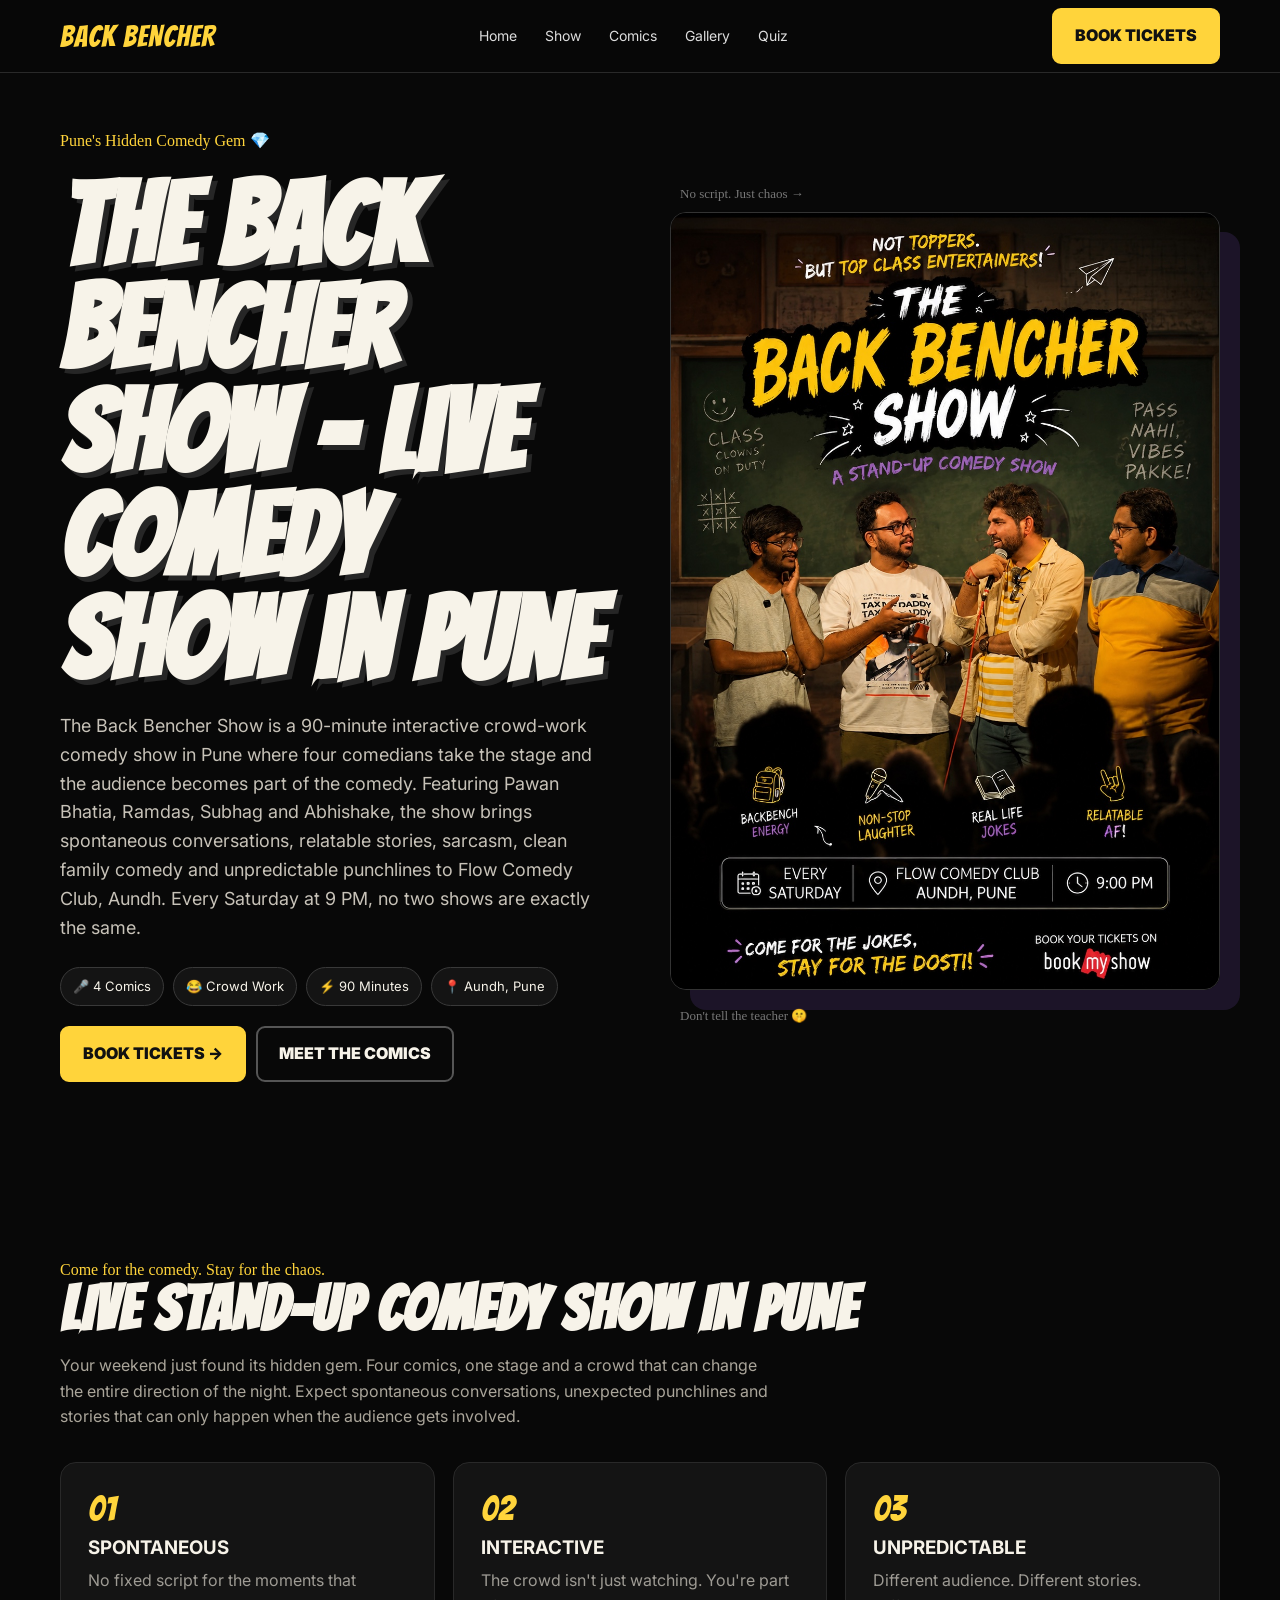
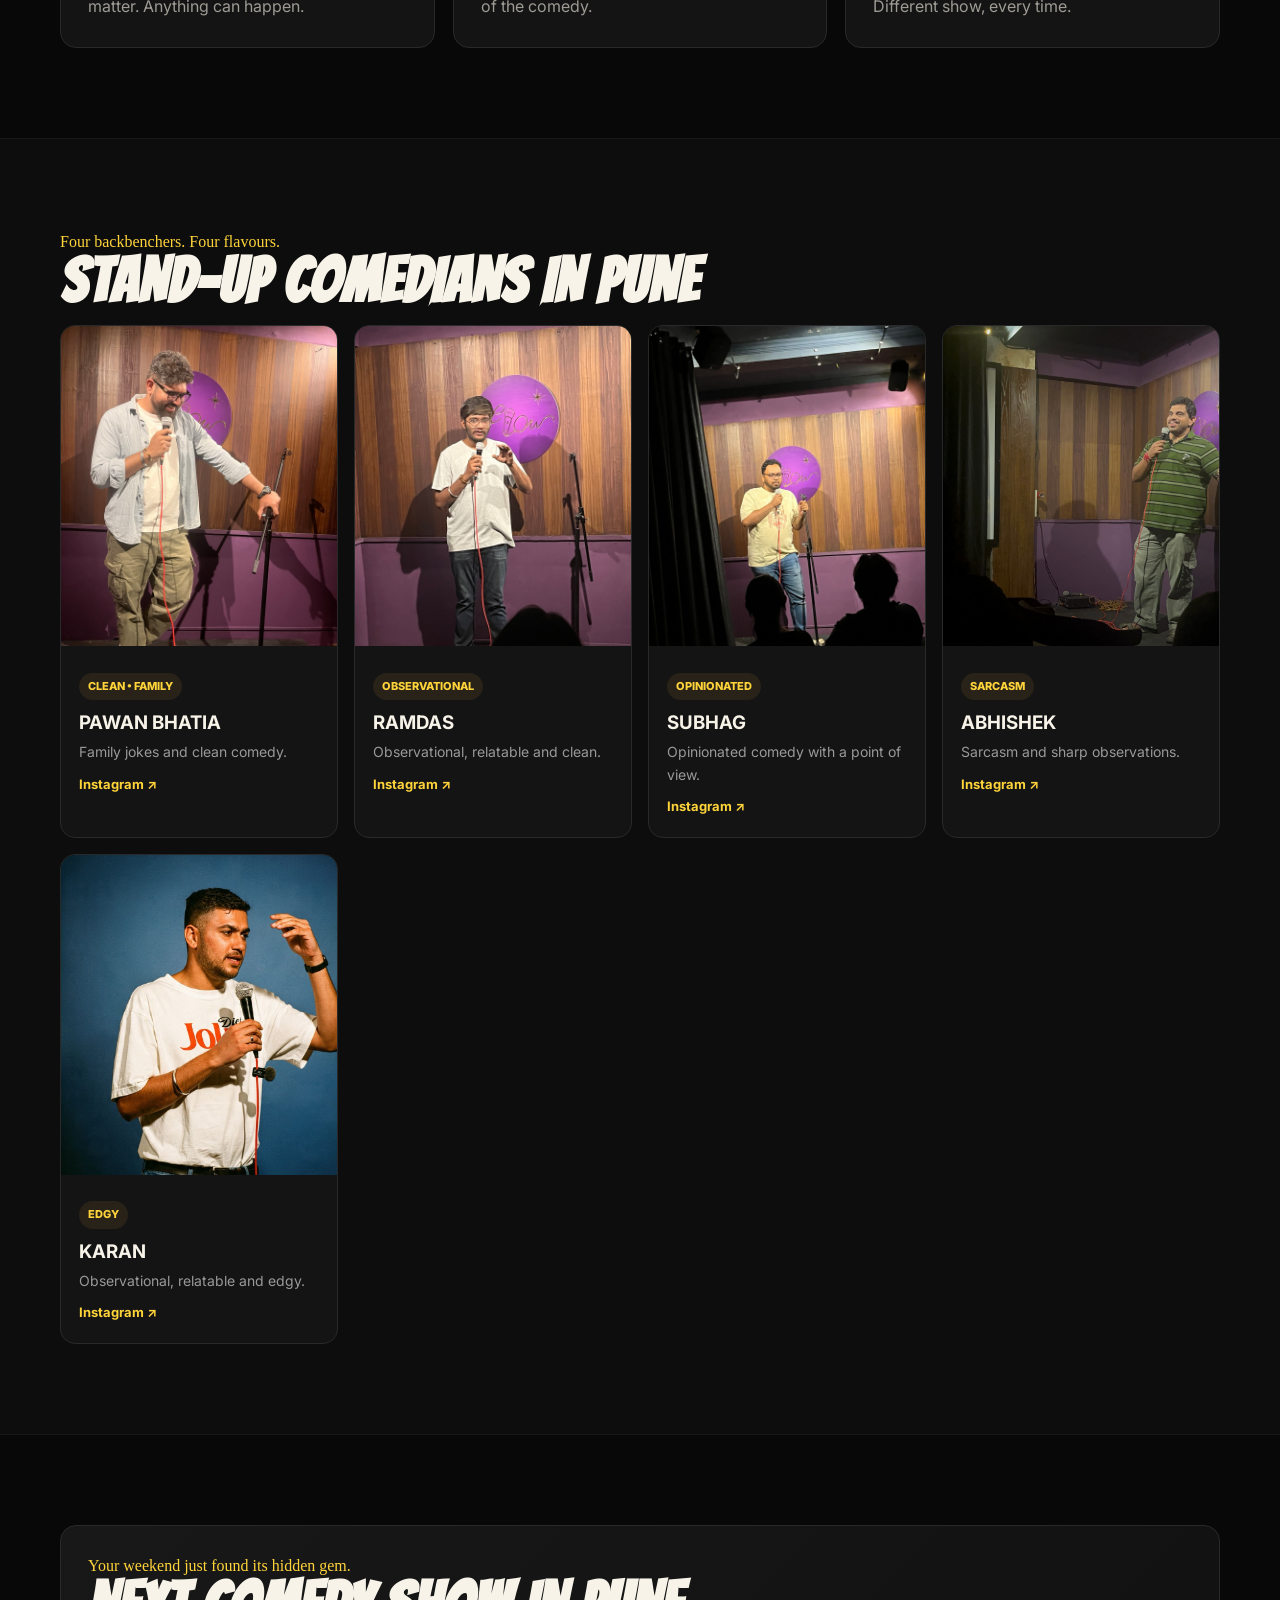
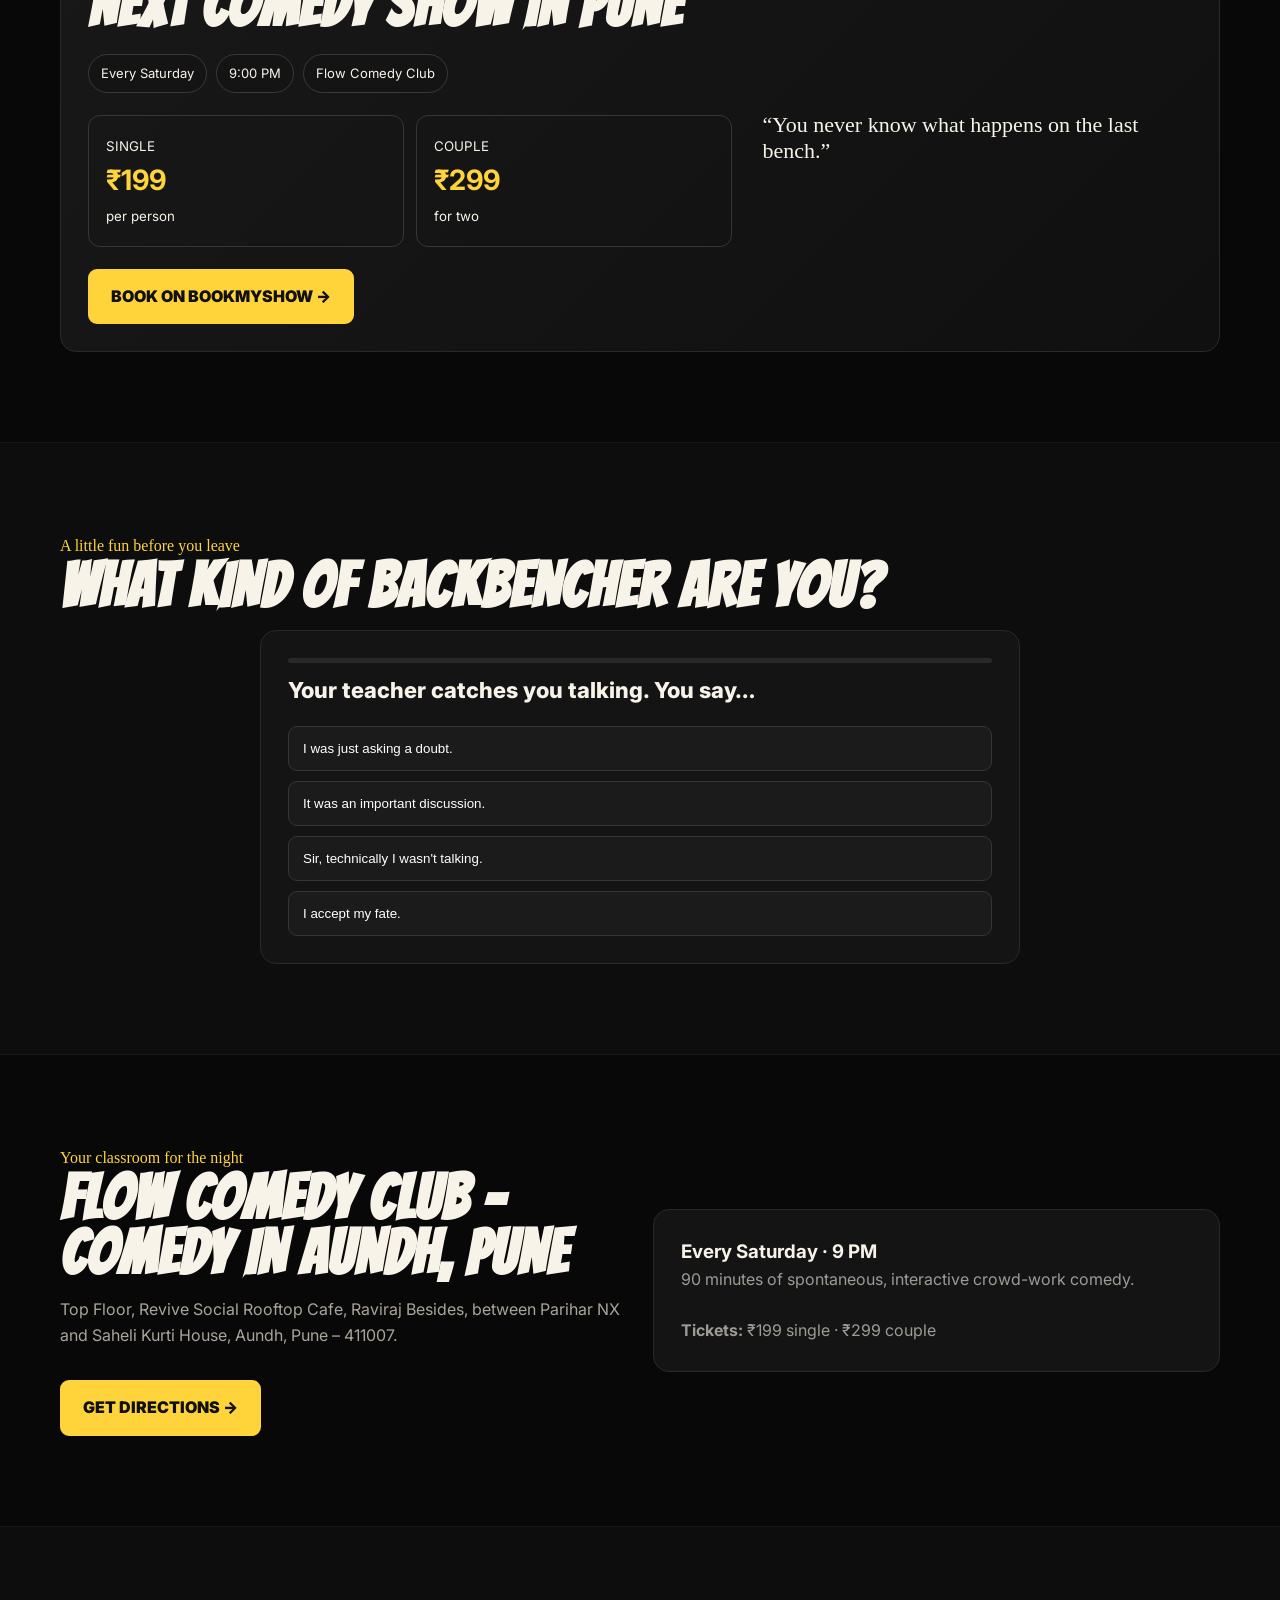
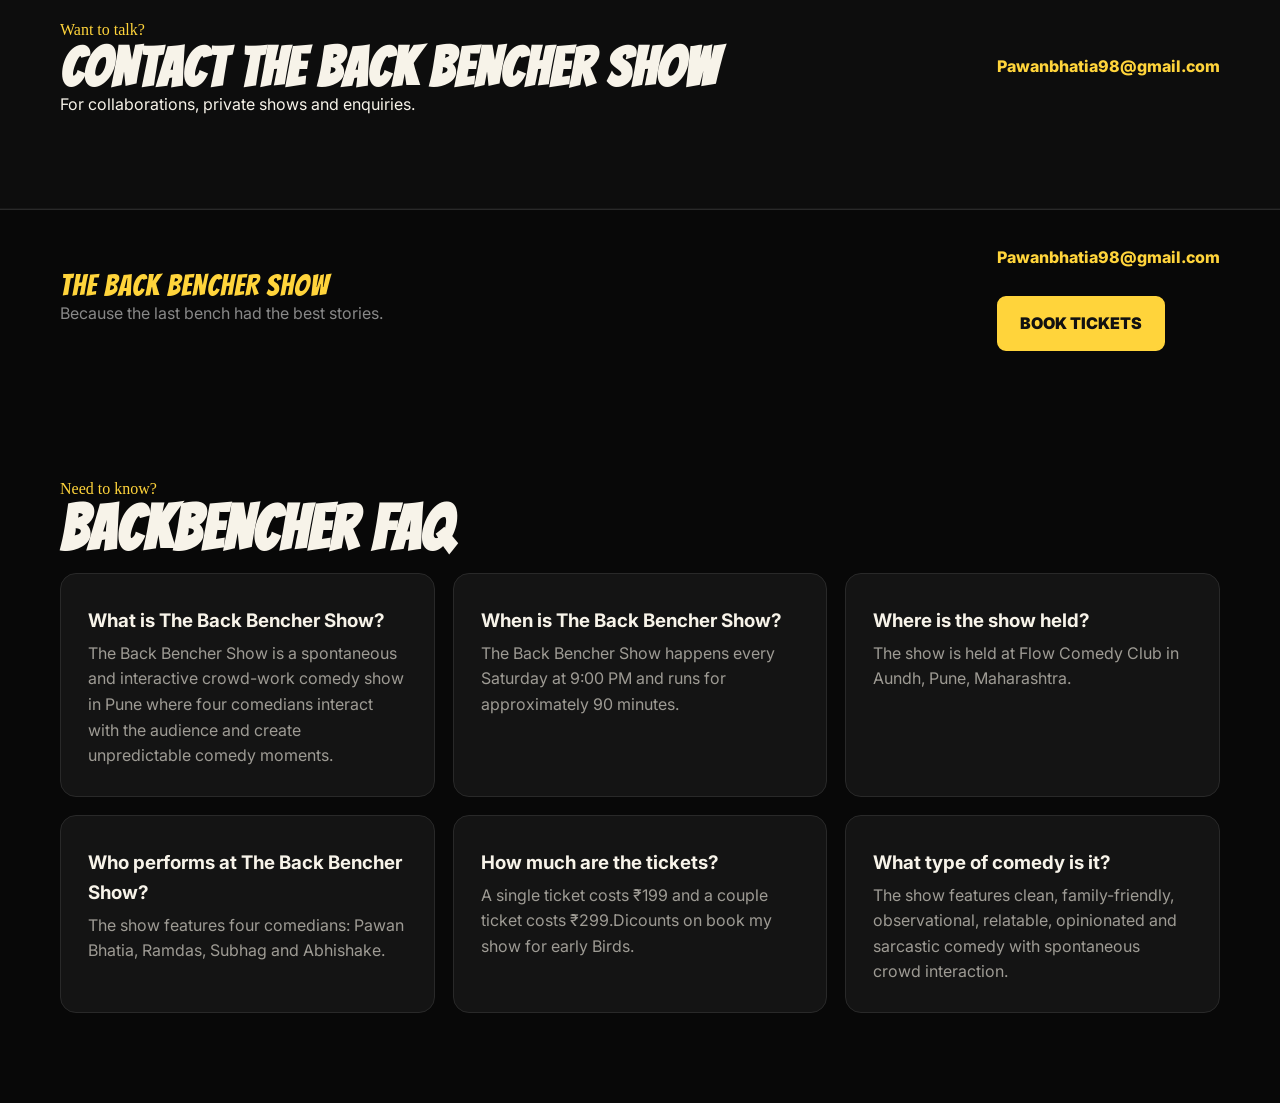
<file: index.html>
<!doctype html>
<html lang="en">
    <head>
    <meta charset="utf-8" />
    <meta name="viewport" content="width=device-width, initial-scale=1" />
	<title>The Back Bencher Show | Crowd Work Comedy Show in Pune</title>

<meta name="description" content="The Back Bencher Show is a 90-minute interactive crowd-work comedy show in Pune featuring Pawan Bhatia, Ramdas, Subhag and Abhishake. Every Saturday at 9 PM at Flow Comedy Club, Aundh.">
    <meta name="keywords" content="The Back Bencher Show, comedy show Pune, crowd work comedy Pune, stand up comedy Pune, comedy show Aundh, Flow Comedy Club, Pune comedy">
	<meta name="robots" content="index, follow" />
	<meta name="theme-color" content="#000000" />
	<link
        rel="canonical"
        href="https://pawanbhatia97.github.io/TheBackBencherShow/"
    />

    <meta property="og:type" content="website" />
	<meta property="og:site_name" content="The Back Bencher Show" />
    <meta property="og:title" content="The Back Bencher Show | Pune Comedy Show" />
    <meta
        property="og:description"
        content="A spontaneous and interactive comedy show in Pune. Four comics, one stage and a crowd that becomes part of the show."
    />
    <meta
        property="og:url"
        content="https://pawanbhatia97.github.io/TheBackBencherShow/"
    />
    <meta
        property="og:image"
        content="https://pawanbhatia97.github.io/TheBackBencherShow/assets/images/poster.jpg"
    />

    <meta name="twitter:card" content="summary_large_image" />
    <meta name="twitter:title" content="The Back Bencher Show | Pune Comedy Show" />
    <meta
        name="twitter:description"
        content="Live, clean and interactive comedy in Pune."
    />
    <meta
        name="twitter:image"
        content="https://pawanbhatia97.github.io/TheBackBencherShow/assets/images/poster.jpg"
    />
<script type="application/ld+json">
{
  "@context": "https://schema.org",
  "@type": "ComedyEvent",
  "name": "The Back Bencher Show",
  "description": "A live, interactive stand-up comedy show in Pune featuring crowd work, relatable comedy and spontaneous interactions.",
  "image": "https://pawanbhatia97.github.io/TheBackBencherShow/assets/images/poster.jpg",
  "startDate": "2026-09-05T21:00:00+05:30",
  "endDate": "2026-09-05T22:30:00+05:30",
  "eventStatus": "https://schema.org/EventScheduled",
  "eventAttendanceMode": "https://schema.org/OfflineEventAttendanceMode",
  "location": {
    "@type": "Place",
    "name": "Flow Comedy Club",
    "address": {
      "@type": "PostalAddress",
      "addressLocality": "Pune",
      "addressRegion": "Maharashtra",
      "postalCode": "411007",
      "addressCountry": "IN"
    }
  },
  "performer": [
    {
      "@type": "Person",
      "name": "Pawan Bhatia",
	  "sameAs": "https://www.instagram.com/living_the_moment_97"

    },
    {
        "@type": "Person",
        "name": "Ramdas",
        "sameAs": "https://www.instagram.com/tekale_ramdas"
    },
    {
        "@type": "Person",
        "name": "Subhag",
        "sameAs": "https://www.instagram.com/subhagcomic"
    },
    {
        "@type": "Person",
        "name": "Abhishek",
        "sameAs": "https://www.instagram.com/ugichapla_standup"
    },
    {
      "@type": "Person",
      "name": "Karan"
    }
  ],
  "offers": {
    "@type": "Offer",
	"name": "Single Ticket",
    "url": "https://in.bookmyshow.com/events/the-back-bencher-show/ET00508149",
    "price": "200",
    "priceCurrency": "INR",
    "availability": "https://schema.org/InStock"
  },
  "organizer": {
    "@type": "Organization",
    "name": "The Back Bencher Show",
    "url": "https://pawanbhatia97.github.io/TheBackBencherShow/",
	 "sameAs": [
        "https://in.bookmyshow.com/events/the-back-bencher-show/ET00508149"
    ]
  }
}
</script>
<script type="application/ld+json">
{
  "@context": "https://schema.org",
  "@type": "WebSite",
  "name": "The Back Bencher Show",
  "url": "https://pawanbhatia97.github.io/TheBackBencherShow/",
   "inLanguage": "en-IN"
}
</script>
<script type="application/ld+json">
{
  "@context": "https://schema.org",
  "@type": "FAQPage",
  "mainEntity": [
    {
      "@type": "Question",
      "name": "What is The Back Bencher Show?",
      "acceptedAnswer": {
        "@type": "Answer",
        "text": "The Back Bencher Show is a spontaneous and interactive crowd-work comedy show in Pune where four comedians interact with the audience and create unpredictable comedy moments."
      }
    },
    {
      "@type": "Question",
      "name": "When is The Back Bencher Show?",
      "acceptedAnswer": {
        "@type": "Answer",
        "text": "The Back Bencher Show happens every Saturday at 9:00 PM and runs for approximately 90 minutes."
      }
    },
    {
      "@type": "Question",
      "name": "Where is The Back Bencher Show held?",
      "acceptedAnswer": {
        "@type": "Answer",
        "text": "The show is held at Flow Comedy Club in Aundh, Pune, Maharashtra."
      }
    },
    {
      "@type": "Question",
      "name": "Who performs at The Back Bencher Show?",
      "acceptedAnswer": {
        "@type": "Answer",
        "text": "The regular lineup features Pawan Bhatia, Ramdas, Subhag and Abhishek. Karan is an alternative comic for the show."
      }
    },
    {
      "@type": "Question",
      "name": "How much are the tickets?",
      "acceptedAnswer": {
        "@type": "Answer",
        "text": "The single ticket is ₹200 and the couple ticket is ₹299."
      }
    },
    {
      "@type": "Question",
      "name": "What type of comedy is The Back Bencher Show?",
      "acceptedAnswer": {
        "@type": "Answer",
        "text": "The show features clean, family-friendly, observational, relatable, opinionated and sarcastic comedy with spontaneous crowd interaction."
      }
    }
  ]
}
</script>
    <link rel="stylesheet" href="css/style.css" />
</head>
    <body>
        <nav>
            <div class="container nav-inner">
                <a class="logo" href="index.html">BACK BENCHER</a>
                <div class="nav-links">
                    <a href="index.html">Home</a><a href="about.html">Show</a><a href="artists.html">Comics</a
                    ><a href="gallery.html">Gallery</a><a href="index.html#quiz">Quiz</a>
                </div>
                <a
                    class="btn nav-cta"
                    href="https://in.bookmyshow.com/events/the-back-bencher-show/ET00508149"
                    target="_blank" rel="noopener noreferrer"
                    >BOOK TICKETS</a
                ><button class="menu">☰</button>
            </div>
        </nav>
        <header class="hero">
            <div class="container hero-grid">
                <div>
                    <span class="kicker">Pune's Hidden Comedy Gem 💎</span>
                    <h1>The Back Bencher Show – Live Comedy Show in Pune</h1>
                    <p>
    The Back Bencher Show is a 90-minute interactive crowd-work comedy show
    in Pune where four comedians take the stage and the audience becomes
    part of the comedy. Featuring Pawan Bhatia, Ramdas, Subhag and Abhishake,
    the show brings spontaneous conversations, relatable stories, sarcasm,
    clean family comedy and unpredictable punchlines to Flow Comedy Club,
    Aundh. Every Saturday at 9 PM, no two shows are exactly the same.
</p>
                    <div class="meta">
                        <span class="pill">🎤 4 Comics</span><span class="pill">😂 Crowd Work</span
                        ><span class="pill">⚡ 90 Minutes</span><span class="pill">📍 Aundh, Pune</span>
                    </div>
                    <div class="actions">
                        <a
                            class="btn"
                            href="https://in.bookmyshow.com/events/the-back-bencher-show/ET00508149"
                            target="_blank" rel="noopener noreferrer"
                            >BOOK TICKETS →</a
                        ><a class="btn outline" href="#comics">MEET THE COMICS</a>
                    </div>
                </div>
                <div>
                    <span class="scribble">No script. Just chaos →</span
                    ><img class="poster" src="assets/images/poster.jpg" alt="The Back Bencher Show live stand-up comedy in Pune"  fetchpriority="high"/><span
                        class="scribble"
                        >Don't tell the teacher 🤫</span
                    >
                </div>
            </div>
        </header>
        <section>
            <div class="container">
                <span class="kicker">Come for the comedy. Stay for the chaos.</span>
                <h2 class="title">LIVE STAND-UP COMEDY SHOW IN PUNE</h2>
                <p class="sub">
                    Your weekend just found its hidden gem. Four comics, one stage and a crowd that can change the
                    entire direction of the night. Expect spontaneous conversations, unexpected punchlines and stories
                    that can only happen when the audience gets involved.
                </p>
                <div class="features">
                    <div class="feature">
                        <span class="num">01</span>
                        <h3>SPONTANEOUS</h3>
                        <p>No fixed script for the moments that matter. Anything can happen.</p>
                    </div>
                    <div class="feature">
                        <span class="num">02</span>
                        <h3>INTERACTIVE</h3>
                        <p>The crowd isn't just watching. You're part of the comedy.</p>
                    </div>
                    <div class="feature">
                        <span class="num">03</span>
                        <h3>UNPREDICTABLE</h3>
                        <p>Different audience. Different stories. Different show, every time.</p>
                    </div>
                </div>
            </div>
        </section>
        <section class="dark" id="comics">
            <div class="container">
                <span class="kicker">Four backbenchers. Four flavours.</span>
                <h2 class="title">STAND-UP COMEDIANS IN PUNE</h2>
                <div class="artists">
                    <div class="artist">
                        <img src="assets/images/pawan.jpg" alt="Pawan Bhatia, comedian at The Back Bencher Show in Pune" loading="lazy" />
                        <div class="artist-body">
                            <span class="tag">CLEAN • FAMILY</span>
                            <h3>PAWAN BHATIA</h3>
                            <p>Family jokes and clean comedy.</p>
                            <a class="insta" href="https://www.instagram.com/living_the_moment_97" target="_blank"
                             aria-label="Follow Pawan Bhatia on Instagram" rel="noopener noreferrer">Instagram ↗</a
                            >
                        </div>
                    </div>
                    <div class="artist">
                        <img src="assets/images/ramdas.jpg" alt="Ramdas, comedian at The Back Bencher Show in Pune"loading="lazy" />
                        <div class="artist-body">
                            <span class="tag">OBSERVATIONAL</span>
                            <h3>RAMDAS</h3>
                            <p>Observational, relatable and clean.</p>
                            <a class="insta" href="https://www.instagram.com/tekale_ramdas" target="_blank"
                            aria-label="Follow Ramdas on Instagram" rel="noopener noreferrer"
							>Instagram ↗</a
                            >
                        </div>
                    </div>
                    <div class="artist">
                        <img src="assets/images/subhag.jpg" alt="Subhag, comedian at The Back Bencher Show in Pune" loading="lazy" />
                        <div class="artist-body">
                            <span class="tag">OPINIONATED</span>
                            <h3>SUBHAG</h3>
                            <p>Opinionated comedy with a point of view.</p>
                            <a class="insta" href="https://www.instagram.com/subhagcomic" target="_blank"
                             aria-label="Follow Subhag on Instagram" rel="noopener noreferrer"
							 >Instagram ↗</a
                            >
                        </div>
                    </div>
                    <div class="artist">
                        <img src="assets/images/abhishake.jpg" alt="Abhishek, comedian at The Back Bencher Show in Pune" loading="lazy"/>
                        <div class="artist-body">
                            <span class="tag">SARCASM</span>
                            <h3>ABHISHEK</h3>
                            <p>Sarcasm and sharp observations.</p>
                            <a class="insta" href="https://www.instagram.com/ugichapla_standup" target="_blank"
                               aria-label="Follow Abhishek on Instagram" rel="noopener noreferrer"
							   >Instagram ↗</a
                            >
                        </div>
                    </div>
                    <div class="artist">
                        <img src="assets/images/karan.jpeg" alt="Karan, comedian at The Back Bencher Show in Pune"loading="lazy" />
                        <div class="artist-body">
                            <span class="tag">EDGY</span>
                            <h3>KARAN</h3>
                            <p>Observational, relatable and edgy.</p>
                            <a class="insta" href="https://www.instagram.com/sardakaran" target="_blank" rel="noopener noreferrer" aria-label="Follow Karan on Instagram" >Instagram ↗</a
                            >
                        </div>
                    </div>
                </div>
            </div>
        </section>
        <section>
            <div class="container">
                <div class="ticket">
                    <div>
                        <span class="kicker">Your weekend just found its hidden gem.</span>
                        <h2 class="title">NEXT COMEDY SHOW IN PUNE</h2>
                        <div class="meta">
                            <span class="pill">Every Saturday</span><span class="pill">9:00 PM</span
                            ><span class="pill">Flow Comedy Club</span>
                        </div>
                        <div class="prices">
                            <div class="price"><small>SINGLE</small><strong>₹199</strong><small>per person</small></div>
                            <div class="price"><small>COUPLE</small><strong>₹299</strong><small>for two</small></div>
                        </div>
                        <a
                            class="btn"
                            href="https://in.bookmyshow.com/events/the-back-bencher-show/ET00508149"
                            target="_blank" rel="noopener noreferrer"
                            >BOOK ON BOOKMYSHOW →</a
                        >
                    </div>
                    <div class="quote">“You never know what happens on the last bench.”</div>
                </div>
            </div>
        </section>
        <section class="dark" id="quiz">
            <div class="container">
                <span class="kicker">A little fun before you leave</span>
                <h2 class="title">WHAT KIND OF BACKBENCHER ARE YOU?</h2>
                <div class="quiz">
                    <div class="quiz-main">
                        <div class="progress"><span id="p"></span></div>
                        <div class="question" id="q"></div>
                        <div class="answers" id="a"></div>
                    </div>
                    <div class="result">
                        <div class="kicker">Your result is...</div>
                        <h3></h3>
                        <p></p>
                        <br /><button class="btn" onclick="location.reload()">PLAY AGAIN</button>
                    </div>
                </div>
            </div>
        </section>
        <section>
            <div class="container venue">
                <div>
                    <span class="kicker">Your classroom for the night</span>
                    <h2 class="title">FLOW COMEDY CLUB – COMEDY IN AUNDH, PUNE</h2>
                    <p class="sub">
                        Top Floor, Revive Social Rooftop Cafe, Raviraj Besides, between Parihar NX and Saheli Kurti
                        House, Aundh, Pune – 411007.
                    </p>
                    <a class="btn" href="https://maps.app.goo.gl/vtdrvjpy57pyHA228?g_st=ic" target="_blank" rel="noopener noreferrer"
                        >GET DIRECTIONS →</a
                    >
                </div>
                <div class="venue-card">
                    <h3>Every Saturday · 9 PM</h3>
                    <p>90 minutes of spontaneous, interactive crowd-work comedy.</p>
                    <br />
                    <p><b>Tickets:</b> ₹199 single · ₹299 couple</p>
                </div>
            </div>
        </section>
        <section class="dark">
            <div class="container contact">
                <div>
                    <span class="kicker">Want to talk?</span>
                    <h2>CONTACT THE BACK BENCHER SHOW</h2>
                    <p>For collaborations, private shows and enquiries.</p>
                </div>
                <a class="email" href="mailto:Pawanbhatia98@gmail.com">Pawanbhatia98@gmail.com</a>
            </div>
        </section>
        <footer>
            <div class="container foot">
                <div>
                    <div class="logo">THE BACK BENCHER SHOW</div>
                    <div>Because the last bench had the best stories.</div>
                </div>
                <div>
                    <a class="email" href="mailto:Pawanbhatia98@gmail.com">Pawanbhatia98@gmail.com</a><br /><br /><a
                        class="btn"
                        href="https://in.bookmyshow.com/events/the-back-bencher-show/ET00508149"
                        target="_blank" rel="noopener noreferrer"
                        >BOOK TICKETS</a
                    >
                </div>
            </div>
        </footer>
        <script src="js/script.js"></script>
		<section id="faq">
    <div class="container">
        <span class="kicker">Need to know?</span>

        <h2 class="title">BACKBENCHER FAQ</h2>

        <div class="features">

            <div class="feature">
                <h3>What is The Back Bencher Show?</h3>
                <p>
                    The Back Bencher Show is a spontaneous and interactive
                    crowd-work comedy show in Pune where four comedians
                    interact with the audience and create unpredictable
                    comedy moments.
                </p>
            </div>

            <div class="feature">
                <h3>When is The Back Bencher Show?</h3>
                <p>
                    The Back Bencher Show happens every Saturday at 9:00 PM
                    and runs for approximately 90 minutes.
                </p>
            </div>

            <div class="feature">
                <h3>Where is the show held?</h3>
                <p>
                    The show is held at Flow Comedy Club in Aundh, Pune,
                    Maharashtra.
                </p>
            </div>

            <div class="feature">
                <h3>Who performs at The Back Bencher Show?</h3>
                <p>
                    The show features four comedians: Pawan Bhatia,
                    Ramdas, Subhag and Abhishake.
                </p>
            </div>

            <div class="feature">
                <h3>How much are the tickets?</h3>
                <p>
                    A single ticket costs ₹199 and a couple ticket costs
                    ₹299.Dicounts on book my show for early Birds.
                </p>
            </div>

            <div class="feature">
                <h3>What type of comedy is it?</h3>
                <p>
                    The show features clean, family-friendly, observational,
                    relatable, opinionated and sarcastic comedy with
                    spontaneous crowd interaction.
                </p>
            </div>

        </div>
    </div>
</section>
    </body>
</html>
</file>
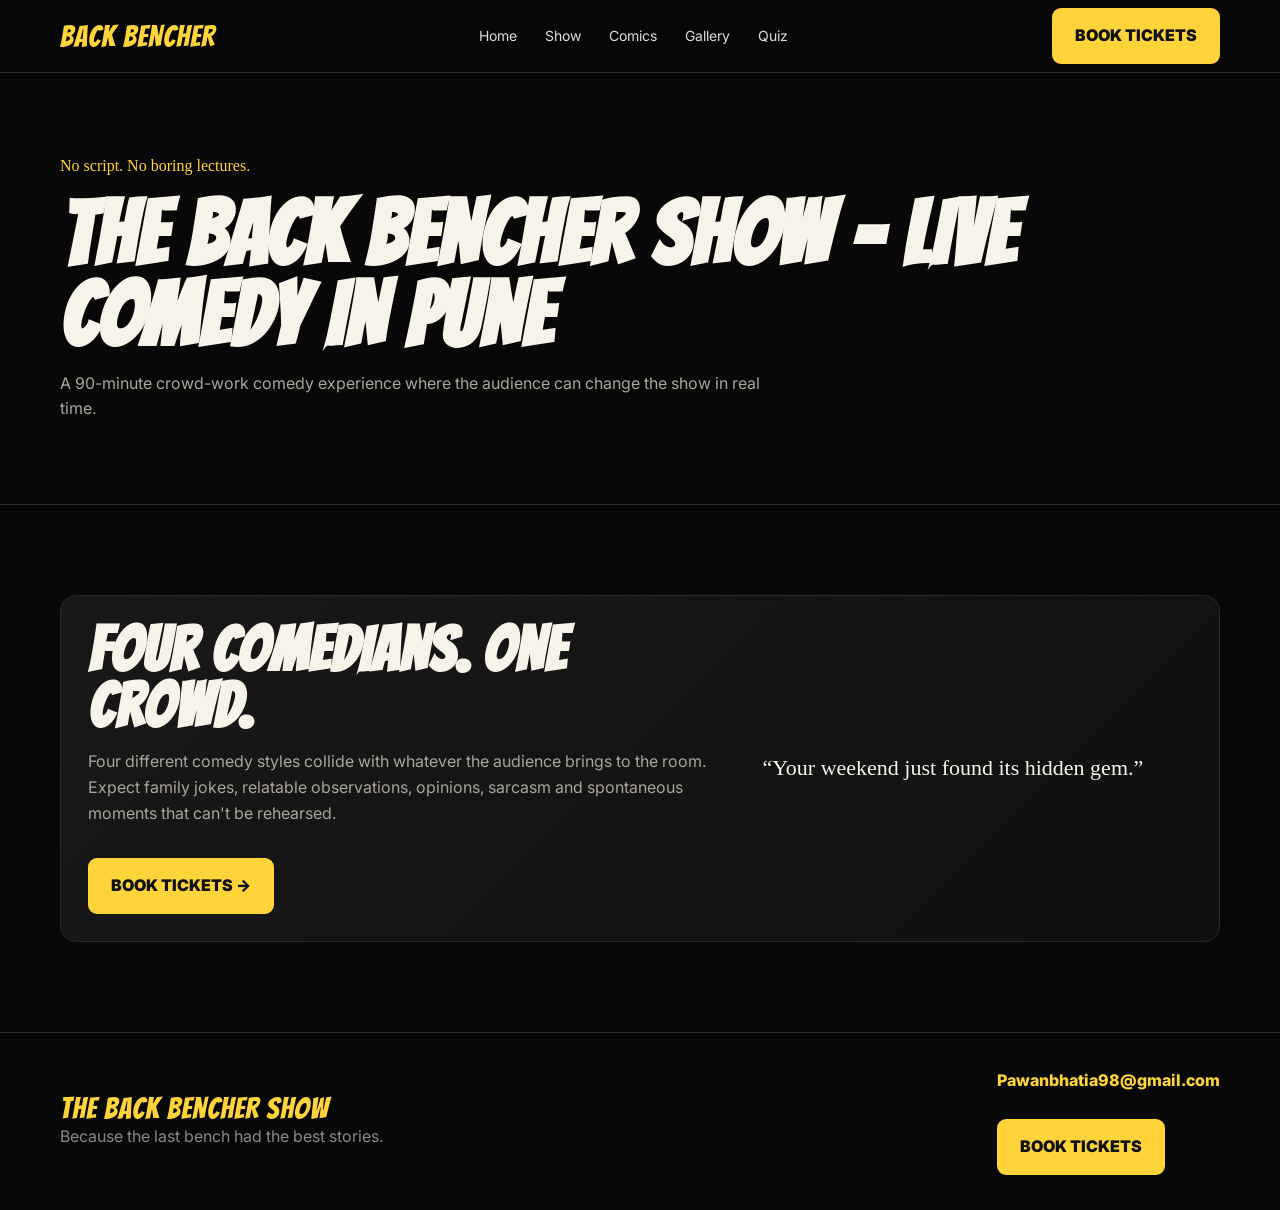
<file: about.html>
<!doctype html>
<html lang="en">
    <head>
        <meta charset="utf-8" />
        <meta name="viewport" content="width=device-width,initial-scale=1" />
		<meta name="robots" content="index, follow" />
<title>About The Back Bencher Show | Crowd Work Comedy in Pune</title>
<meta property="og:type" content="website" />
<meta property="og:site_name" content="The Back Bencher Show" />
<meta property="og:title" content="About The Back Bencher Show | Pune Comedy" />
<meta name="description" content="Learn about The Back Bencher Show, a spontaneous and interactive 90-minute crowd-work comedy show in Pune at Flow Comedy Club, Aundh, featuring four regular comedians.">
<meta
    property="og:description"
    content="Discover The Back Bencher Show, a 90-minute interactive crowd-work comedy experience in Pune featuring four different comedy styles."
/>

<meta
    property="og:url"
    content="https://pawanbhatia97.github.io/TheBackBencherShow/about.html"
/>
<meta name="twitter:card" content="summary_large_image" />
<meta name="twitter:title" content="About The Back Bencher Show | Pune Comedy" />
<meta
    name="twitter:description"
    content="Discover The Back Bencher Show, a 90-minute interactive crowd-work comedy experience in Pune featuring four different comedy styles."
/>
<meta
    name="twitter:image"
    content="https://pawanbhatia97.github.io/TheBackBencherShow/assets/images/poster.jpg"
/>
<meta
    property="og:image"
    content="https://pawanbhatia97.github.io/TheBackBencherShow/assets/images/poster.jpg"
/>
<link
    rel="canonical"
    href="https://pawanbhatia97.github.io/TheBackBencherShow/about.html"
/>
        <link rel="stylesheet" href="css/style.css" />
    </head>
    <body>
        <nav>
            <div class="container nav-inner">
                <a class="logo" href="index.html">BACK BENCHER</a>
                <div class="nav-links">
                    <a href="index.html">Home</a><a href="about.html">Show</a><a href="artists.html">Comics</a
                    ><a href="gallery.html">Gallery</a><a href="index.html#quiz">Quiz</a>
                </div>
                <a
                    class="btn nav-cta"
                    href="https://in.bookmyshow.com/events/the-back-bencher-show/ET00508149"
                    target="_blank"
                    >BOOK TICKETS</a
                ><button class="menu">☰</button>
            </div>
        </nav>
        <header class="pagehead">
            <div class="container">
                <span class="kicker">No script. No boring lectures.</span>
                <h1>THE BACK BENCHER SHOW – LIVE COMEDY IN PUNE</h1>
                <p class="sub">
                    A 90-minute crowd-work comedy experience where the audience can change the show in real time.
                </p>
            </div>
        </header>
        <section>
            <div class="container">
                <div class="ticket">
                    <div>
                        <h2 class="title">FOUR COMEDIANS. ONE CROWD.</h2>
                        <p class="sub">
                            Four different comedy styles collide with whatever the audience brings to the room. Expect
                            family jokes, relatable observations, opinions, sarcasm and spontaneous moments that can't
                            be rehearsed.
                        </p>
                        <a
                            class="btn"
                            href="https://in.bookmyshow.com/events/the-back-bencher-show/ET00508149"
                            target="_blank"
                            >BOOK TICKETS →</a
                        >
                    </div>
                    <div class="quote">“Your weekend just found its hidden gem.”</div>
                </div>
            </div>
        </section>
        <footer>
            <div class="container foot">
                <div>
                    <div class="logo">THE BACK BENCHER SHOW</div>
                    <div>Because the last bench had the best stories.</div>
                </div>
                <div>
                    <a class="email" href="mailto:Pawanbhatia98@gmail.com">Pawanbhatia98@gmail.com</a><br /><br /><a
                        class="btn"
                        href="https://in.bookmyshow.com/events/the-back-bencher-show/ET00508149"
                        target="_blank"
                        >BOOK TICKETS</a
                    >
                </div>
            </div>
        </footer>
        <script src="js/script.js"></script>
    </body>
</html>
</file>
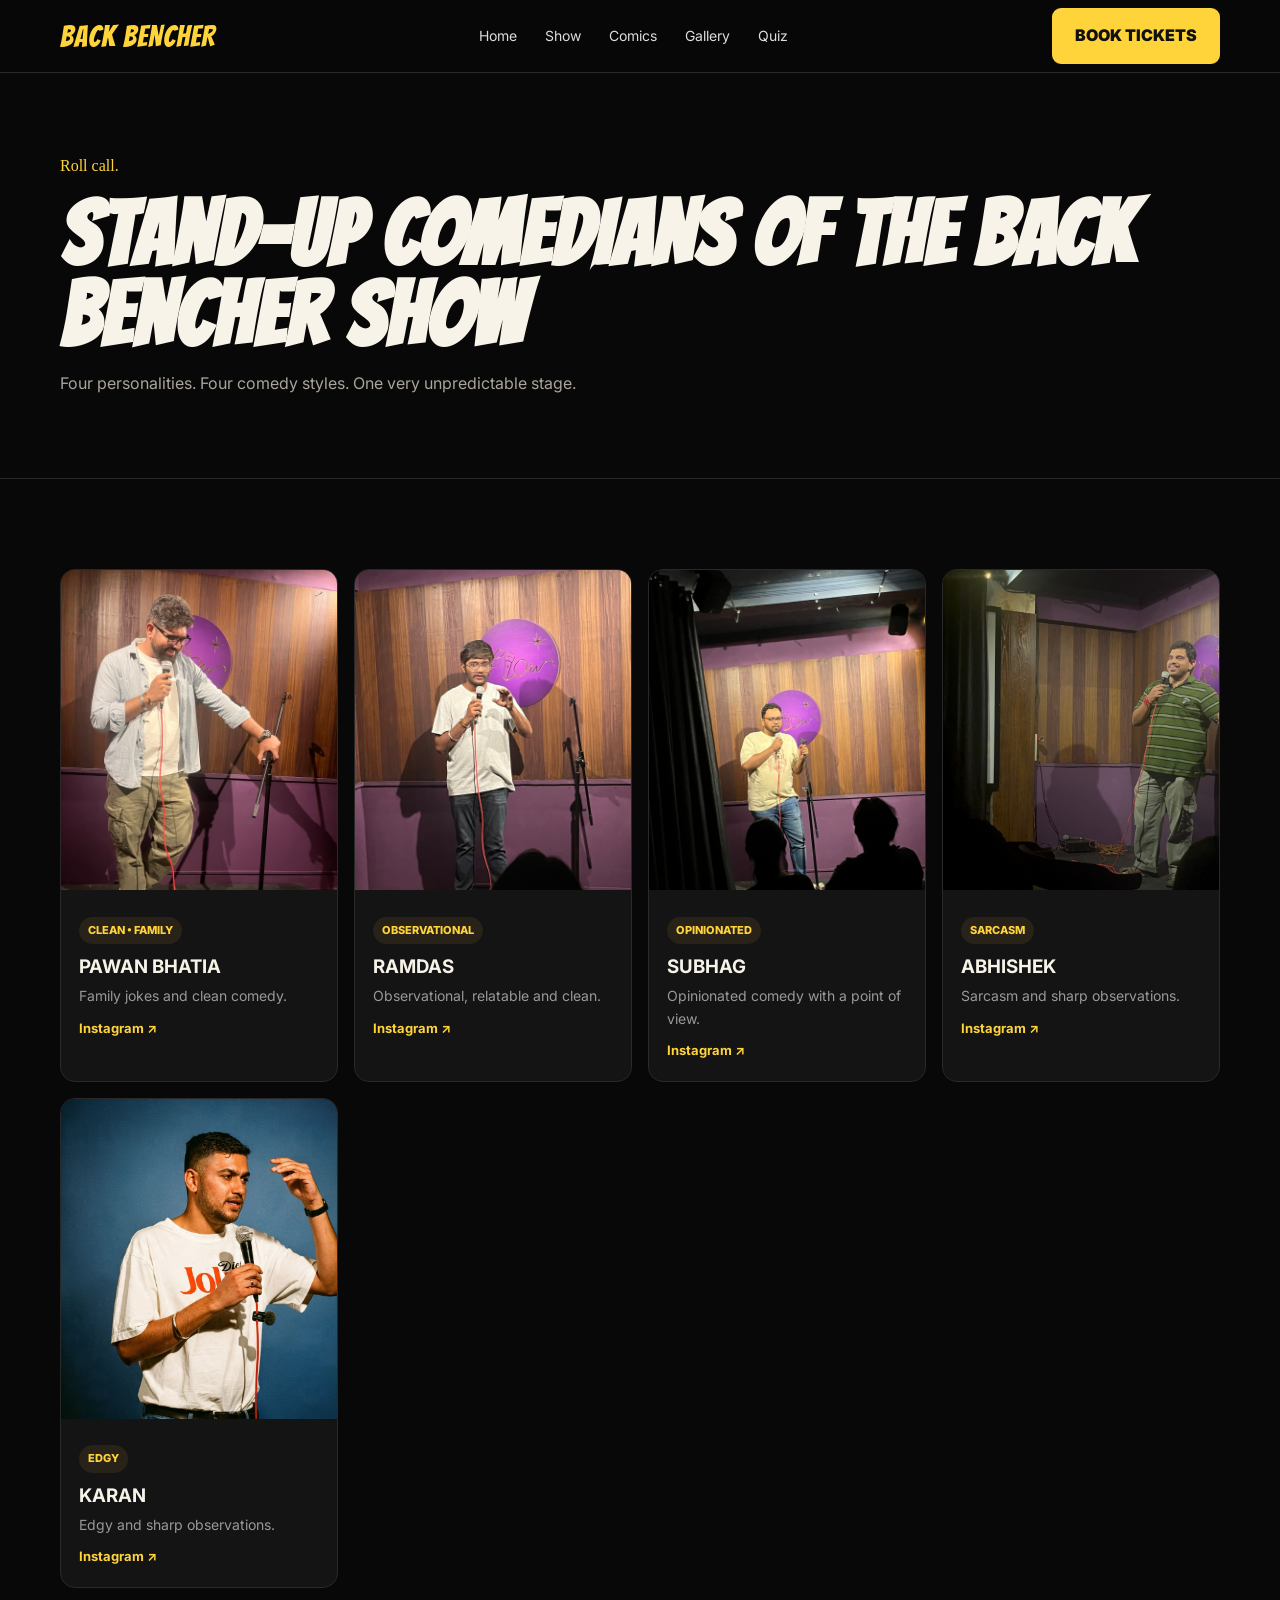
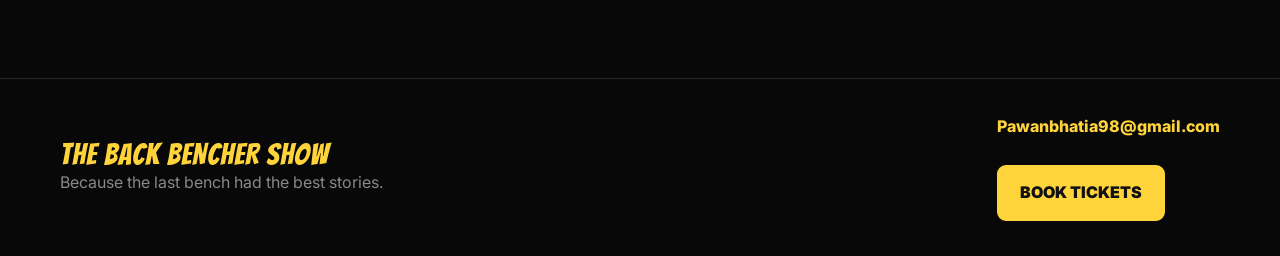
<file: artists.html>
<!doctype html>
<html lang="en">
    <head>
        <meta charset="utf-8" />
        <meta name="viewport" content="width=device-width,initial-scale=1" />
		<meta name="robots" content="index, follow" />
		<meta property="og:type" content="website" />
<meta property="og:site_name" content="The Back Bencher Show" />
<meta property="og:title" content="Comedians | The Back Bencher Show Pune" />
<meta
    property="og:description"
    content="Meet the comedians performing at The Back Bencher Show in Pune, featuring clean, observational, opinionated, sarcastic and relatable comedy."
/>
<meta
    property="og:url"
    content="https://pawanbhatia97.github.io/TheBackBencherShow/artists.html"
/>
<meta
    property="og:image"
    content="https://pawanbhatia97.github.io/TheBackBencherShow/assets/images/poster.jpg"
/>
        <title>Comics | The Back Bencher Show Pune</title>
		<meta name="description" content="Meet the comedians performing at The Back Bencher Show in Pune: Pawan Bhatia, Ramdas, Subhag ,Karan and Abhishek">
<meta
    name="description"
    content="Meet the comedians performing at The Back Bencher Show in Pune, featuring clean, observational, opinionated, sarcastic and relatable comedy."
/>
<link
    rel="canonical"
    href="https://pawanbhatia97.github.io/TheBackBencherShow/artists.html"
/>
<meta name="twitter:card" content="summary_large_image" />
<meta name="twitter:title" content="Comedians | The Back Bencher Show Pune" />
<meta
    name="twitter:description"
    content="Meet the comedians performing at The Back Bencher Show in Pune, featuring clean, observational, opinionated, sarcastic and relatable comedy."
/>
<meta
    name="twitter:image"
    content="https://pawanbhatia97.github.io/TheBackBencherShow/assets/images/poster.jpg"
/>
<meta name="robots" content="index, follow" />
<meta name="theme-color" content="#000000" />
        <link rel="stylesheet" href="css/style.css" />
    <script type="application/ld+json">
{
  "@context": "https://schema.org",
  "@graph": [
    {
      "@type": "Person",
      "name": "Pawan Bhatia",
      "jobTitle": "Stand-up Comedian",
      "sameAs": [
        "https://www.instagram.com/living_the_moment_97"
      ]
    },
    {
      "@type": "Person",
      "name": "Ramdas",
      "jobTitle": "Stand-up Comedian",
      "sameAs": [
        "https://www.instagram.com/tekale_ramdas"
      ]
    },
    {
      "@type": "Person",
      "name": "Subhag",
      "jobTitle": "Stand-up Comedian",
      "sameAs": [
        "https://www.instagram.com/subhagcomic"
      ]
    },
    {
      "@type": "Person",
      "name": "Abhishek",
      "jobTitle": "Stand-up Comedian",
      "sameAs": [
        "https://www.instagram.com/ugichapla_standup"
      ]
    }
  ]
}
</script>
	</head>
    <body>
        <nav>
            <div class="container nav-inner">
                <a class="logo" href="index.html">BACK BENCHER</a>
                <div class="nav-links">
                    <a href="index.html">Home</a><a href="about.html">Show</a><a href="artists.html">Comics</a
                    ><a href="gallery.html">Gallery</a><a href="index.html#quiz">Quiz</a>
                </div>
                <a
                    class="btn nav-cta"
                    href="https://in.bookmyshow.com/events/the-back-bencher-show/ET00508149"
                    target="_blank"
                    >BOOK TICKETS</a
                ><button class="menu">☰</button>
            </div>
        </nav>
        <header class="pagehead">
            <div class="container">
                <span class="kicker">Roll call.</span>
                <h1>STAND-UP COMEDIANS OF THE BACK BENCHER SHOW</h1>
                <p class="sub">Four personalities. Four comedy styles. One very unpredictable stage.</p>
            </div>
        </header>
        <section>
            <div class="container">
                <div class="artists">
                    <div class="artist">
                        <img src="assets/images/pawan.jpg"  alt="Pawan Bhatia performing stand-up comedy in Pune"  loading="lazy" />
                        <div class="artist-body">
                            <span class="tag">CLEAN • FAMILY</span>
                            <h3>PAWAN BHATIA</h3>
                            <p>Family jokes and clean comedy.</p>
                            <a class="insta" href="https://www.instagram.com/living_the_moment_97" target="_blank"
                                >Instagram ↗</a
                            >
                        </div>
                    </div>
                    <div class="artist">
                        <img src="assets/images/ramdas.jpg"     alt="Ramdas performing observational stand-up comedy in Pune"
 />
                        <div class="artist-body">
                            <span class="tag">OBSERVATIONAL</span>
                            <h3>RAMDAS</h3>
                            <p>Observational, relatable and clean.</p>
                            <a class="insta" href="https://www.instagram.com/tekale_ramdas" target="_blank"
                                >Instagram ↗</a
                            >
                        </div>
                    </div>
                    <div class="artist">
                        <img src="assets/images/subhag.jpg"  alt="Subhag performing opinionated stand-up comedy in Pune"
 />
                        <div class="artist-body">
                            <span class="tag">OPINIONATED</span>
                            <h3>SUBHAG</h3>
                            <p>Opinionated comedy with a point of view.</p>
                            <a class="insta" href="https://www.instagram.com/subhagcomic" target="_blank"
                                >Instagram ↗</a
                            >
                        </div>
                    </div>
                    <div class="artist">
                        <img src="assets/images/abhishake.jpg" alt="Abhishek performing sarcastic stand-up comedy in Pune"
 />
                        <div class="artist-body">
                            <span class="tag">SARCASM</span>
                            <h3>ABHISHEK</h3>
                            <p>Sarcasm and sharp observations.</p>
                            <a class="insta" href="https://www.instagram.com/ugichapla_standup" target="_blank"
                                >Instagram ↗</a
                            >
                        </div>
                    </div>
                    <div class="artist">
                        <img src="assets/images/karan.jpeg"  alt="Karan performing edgy stand-up comedy in Pune"
 />
                        <div class="artist-body">
                            <span class="tag">EDGY</span>
                            <h3>KARAN</h3>
                            <p>Edgy and sharp observations.</p>
                            <a class="insta" href="https://www.instagram.com/sardakaran" target="_blank"
                                >Instagram ↗</a
                            >
                        </div>
                    </div>
                    
                </div>
            </div>
        </section>
        <footer>
            <div class="container foot">
                <div>
                    <div class="logo">THE BACK BENCHER SHOW</div>
                    <div>Because the last bench had the best stories.</div>
                </div>
                <div>
                    <a class="email" href="mailto:Pawanbhatia98@gmail.com">Pawanbhatia98@gmail.com</a><br /><br /><a
                        class="btn"
                        href="https://in.bookmyshow.com/events/the-back-bencher-show/ET00508149"
                        target="_blank"
                        >BOOK TICKETS</a
                    >
                </div>
            </div>
        </footer>
        <script src="js/script.js"></script>
    </body>
</html>
</file>
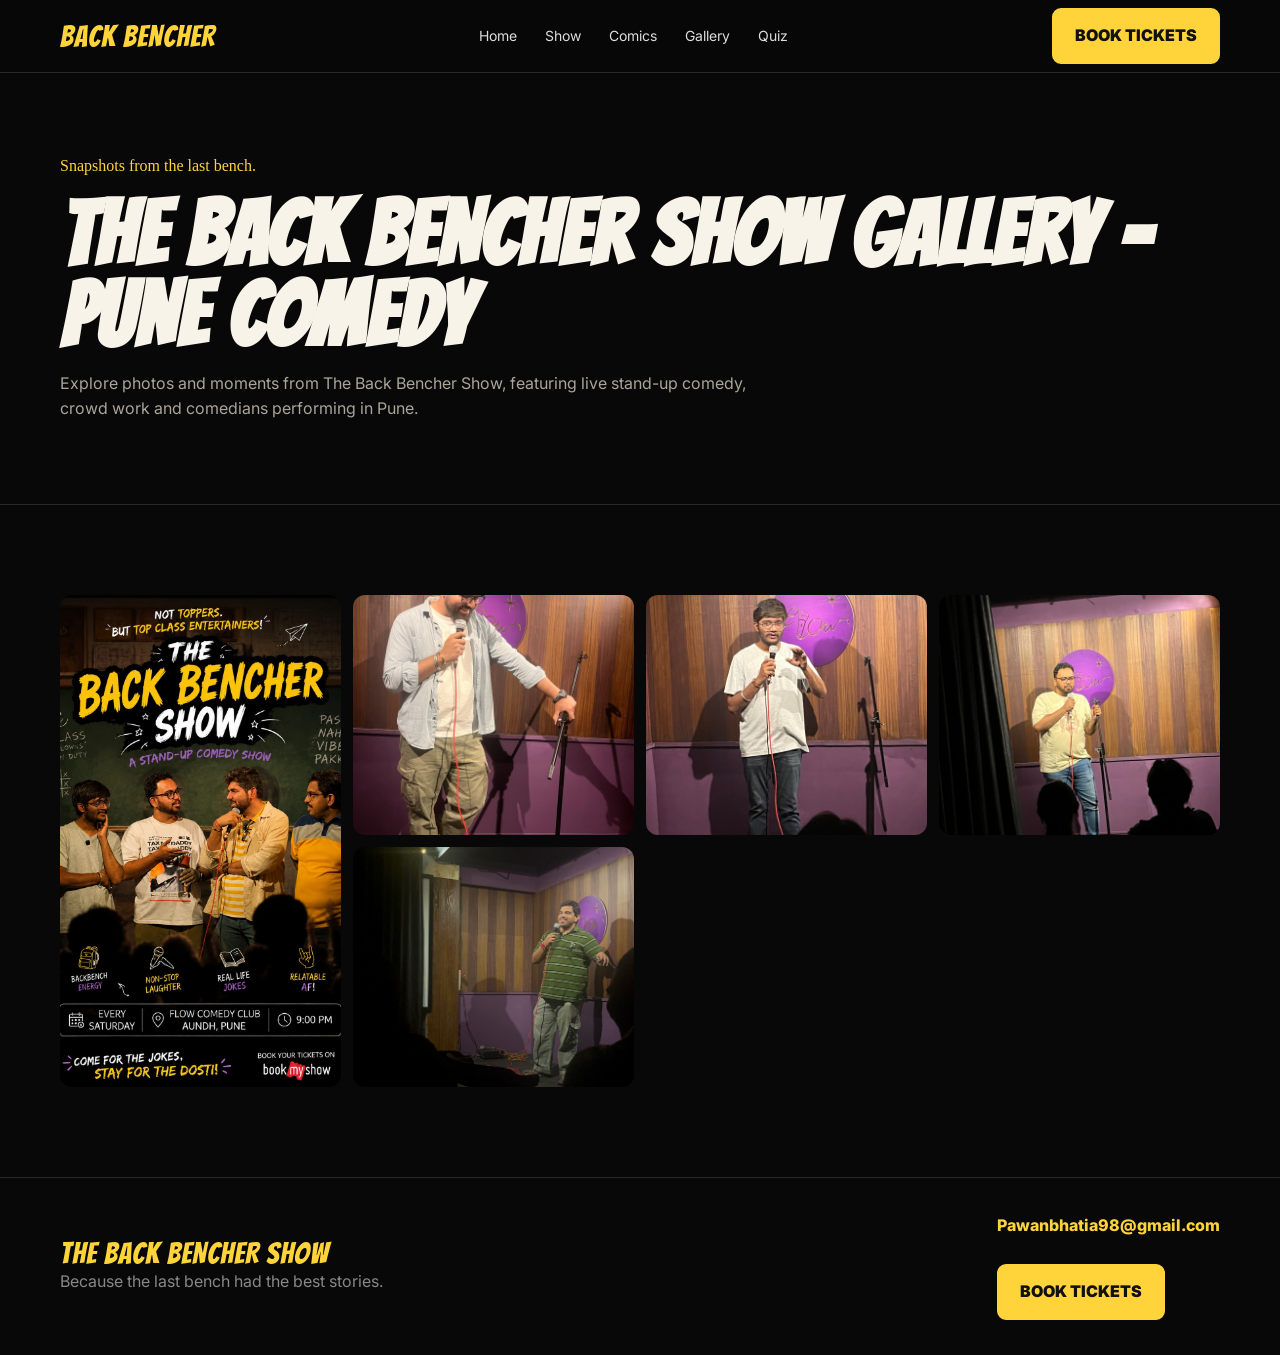
<file: gallery.html>
<!doctype html>
<html lang="en">
    <head>
        <meta charset="utf-8" />
        <meta name="viewport" content="width=device-width,initial-scale=1" />
		<meta name="robots" content="index, follow" />
		<meta name="theme-color" content="#000000" />
		<meta property="og:type" content="website" />
<meta property="og:site_name" content="The Back Bencher Show" />
<meta property="og:title" content="Gallery | The Back Bencher Show Pune" />
<meta
    property="og:description"
    content="See photos and moments from The Back Bencher Show, a live interactive comedy show in Pune."
/>
<meta
    property="og:url"
    content="https://pawanbhatia97.github.io/TheBackBencherShow/gallery.html"
/>
<meta
    property="og:image"
    content="https://pawanbhatia97.github.io/TheBackBencherShow/assets/images/poster.jpg"
/>
<meta name="twitter:card" content="summary_large_image" />
<meta name="twitter:title" content="Gallery | The Back Bencher Show Pune" />
<meta
    name="twitter:description"
    content="See photos and moments from The Back Bencher Show, a live interactive comedy show in Pune."
/>
<meta
    name="twitter:image"
    content="https://pawanbhatia97.github.io/TheBackBencherShow/assets/images/poster.jpg"
/>
        <title>Gallery | The Back Bencher Show Pune</title>
        <meta name="description" content="Photos and moments from The Back Bencher Show, an interactive crowd-work comedy show in Pune at Flow Comedy Club, Aundh.">
		<link
    rel="canonical"
    href="https://pawanbhatia97.github.io/TheBackBencherShow/gallery.html"
/>
        <link rel="stylesheet" href="css/style.css" />
    </head>
    <body>
        <nav>
            <div class="container nav-inner">
                <a class="logo" href="index.html">BACK BENCHER</a>
                <div class="nav-links">
                    <a href="index.html">Home</a><a href="about.html">Show</a><a href="artists.html">Comics</a
                    ><a href="gallery.html">Gallery</a><a href="index.html#quiz">Quiz</a>
                </div>
                <a
                    class="btn nav-cta"
                    href="https://in.bookmyshow.com/events/the-back-bencher-show/ET00508149"
                    target="_blank"
                    >BOOK TICKETS</a
                ><button class="menu">☰</button>
            </div>
        </nav>
        <header class="pagehead">
            <div class="container">
                <span class="kicker">Snapshots from the last bench.</span>
<h1>THE BACK BENCHER SHOW GALLERY – PUNE COMEDY</h1>
                <p class="sub">  Explore photos and moments from The Back Bencher Show, featuring live stand-up comedy,
    crowd work and comedians performing in Pune.</p>
            </div>
        </header>
        <section>
            <div class="container">
                <div class="gallery">
                    <img class="big" src="assets/images/poster.jpg" alt="The Back Bencher Show live comedy show poster in Pune"
 /><img src="assets/images/pawan.jpg"  alt="Pawan Bhatia performing stand-up comedy in Pune"  loading="lazy"

/><img
                        src="assets/images/ramdas.jpg"     alt="Ramdas performing observational stand-up comedy in Pune"     loading="lazy"
                    /><img src="assets/images/subhag.jpg" alt="Subhag performing opinionated stand-up comedy in Pune"     loading="lazy"
 /><img src="assets/images/abhishake.jpg"  alt="Abhishek performing sarcastic stand-up comedy in Pune"  
 loading="lazy"
/>
                </div>
            </div>
        </section>
        <footer>
            <div class="container foot">
                <div>
                    <div class="logo">THE BACK BENCHER SHOW</div>
                    <div>Because the last bench had the best stories.</div>
                </div>
                <div>
                    <a class="email" href="mailto:Pawanbhatia98@gmail.com">Pawanbhatia98@gmail.com</a><br /><br /><a
                        class="btn"
                        href="https://in.bookmyshow.com/events/the-back-bencher-show/ET00508149"
                        target="_blank"
                        >BOOK TICKETS</a
                    >
                </div>
            </div>
        </footer>
        <script src="js/script.js"></script>
    </body>
</html>
</file>
<file: css/style.css>
@import url("https://fonts.googleapis.com/css2?family=Bangers&family=Inter:wght@400;600;700;800;900&family=Permanent+Marker&display=swap");
:root{--bg:#080808;--card:#141414;--text:#f7f3e9;--muted:#aaa59a;--yellow:#ffd43b;--purple:#6f45a8;--line:#292929}*{box-sizing:border-box;margin:0;padding:0}html{scroll-behavior:smooth}body{background:var(--bg);color:var(--text);font-family:Inter,Arial,sans-serif;line-height:1.6}a{text-decoration:none;color:inherit}.container{width:min(1160px,92%);margin:auto}nav{position:sticky;top:0;z-index:20;background:#080808e8;backdrop-filter:blur(12px);border-bottom:1px solid var(--line)}.nav-inner{height:72px;display:flex;align-items:center;justify-content:space-between}.logo{font:30px Bangers;color:var(--yellow);letter-spacing:1px}.nav-links{display:flex;gap:28px}.nav-links a{font-size:14px;color:#ddd}.nav-links a:hover{color:var(--yellow)}.btn{display:inline-flex;align-items:center;justify-content:center;padding:13px 21px;border-radius:9px;background:var(--yellow);color:#111;font-weight:900;border:2px solid var(--yellow);transition:.2s}.btn:hover{transform:translateY(-2px);box-shadow:0 10px 30px #ffd43b25}.outline{background:transparent;color:var(--text);border-color:#555}.menu{display:none;background:none;border:0;color:white;font-size:28px}.hero{padding:55px 0 85px}.hero-grid{display:grid;grid-template-columns:1fr 1fr;gap:60px;align-items:center}.kicker{font:16px "Permanent Marker";color:var(--yellow)}h1,h2{font-family:Bangers;line-height:.9;letter-spacing:1px}.hero h1{font-size:clamp(76px,9vw,130px);margin:20px 0;text-shadow:5px 5px #262626}.hero p{font-size:18px;color:#c7c2b8;margin-bottom:25px}.meta{display:flex;gap:9px;flex-wrap:wrap;margin:20px 0}.pill{padding:8px 12px;border:1px solid #393939;border-radius:99px;background:#141414;font-size:13px}.actions{display:flex;gap:10px;flex-wrap:wrap}.poster{width:100%;border-radius:16px;border:1px solid #333;box-shadow:20px 20px 0 #6f45a833}.scribble{font:13px "Permanent Marker";color:#777;display:block;margin:10px}section{padding:90px 0}.dark{background:#0d0d0d;border-block:1px solid #171717}.title{font-size:62px;margin-bottom:15px}.sub{color:var(--muted);max-width:720px;margin-bottom:32px}.features{display:grid;grid-template-columns:repeat(3,1fr);gap:18px}.feature,.ticket,.quiz,.venue-card{background:var(--card);border:1px solid var(--line);border-radius:16px;padding:27px}.num{font:35px Bangers;color:var(--yellow)}.feature h3{margin:5px 0}.feature p,.venue-card p{color:#9e9b94}.artists{display:grid;grid-template-columns:repeat(4,1fr);gap:16px}.artist{background:var(--card);border:1px solid var(--line);border-radius:15px;overflow:hidden;transition:.2s}.artist:hover{transform:translateY(-5px)}.artist img{width:100%;height:320px;object-fit:cover;object-position:top}.artist-body{padding:18px}.tag{display:inline-block;padding:5px 9px;border-radius:99px;background:#282218;color:var(--yellow);font-size:11px;font-weight:800}.artist h3{margin:8px 0 3px}.artist p{font-size:14px;color:#999}.insta{display:inline-block;margin-top:10px;color:var(--yellow);font-size:13px;font-weight:700}.ticket{display:grid;grid-template-columns:1.2fr .8fr;gap:30px;background:linear-gradient(135deg,#181818,#101010);position:relative;overflow:hidden}.prices{display:grid;grid-template-columns:1fr 1fr;gap:12px;margin:22px 0}.price{padding:17px;border:1px solid #363636;border-radius:12px}.price strong{display:block;font-size:28px;color:var(--yellow)}.quote{font:22px "Permanent Marker";align-self:center}.gallery{display:grid;grid-template-columns:repeat(4,1fr);gap:12px}.gallery img{width:100%;height:240px;object-fit:cover;border-radius:12px}.gallery .big{grid-row:span 2;height:492px}.venue{display:grid;grid-template-columns:1fr 1fr;gap:25px;align-items:center}.quiz{max-width:760px;margin:auto}.question{font-size:22px;font-weight:800;margin:10px 0 18px}.answers{display:grid;gap:10px}.answer{padding:14px;text-align:left;border:1px solid #353535;background:#1b1b1b;color:white;border-radius:9px;cursor:pointer}.answer:hover{border-color:var(--yellow)}.result{display:none;text-align:center}.result h3{font:52px Bangers;color:var(--yellow);margin:12px}.progress{height:5px;background:#292929;border-radius:5px}.progress span{display:block;height:100%;background:var(--yellow);width:0;border-radius:5px}.contact{display:flex;justify-content:space-between;align-items:center;gap:20px}.contact h2{font-size:55px}.email{color:var(--yellow);font-weight:800}footer{border-top:1px solid var(--line);padding:35px 0;color:#888}.foot{display:flex;justify-content:space-between;align-items:center;gap:20px}.pagehead{padding:80px 0 50px;border-bottom:1px solid var(--line)}.pagehead h1{font-size:90px;margin:15px 0}
@media(max-width:900px){.hero-grid,.ticket,.venue{grid-template-columns:1fr}.artists{grid-template-columns:repeat(2,1fr)}.features{grid-template-columns:1fr}.nav-links{gap:14px}}
@media(max-width:680px){.nav-links{display:none;position:absolute;top:72px;left:0;right:0;background:#080808;padding:18px;flex-direction:column}.nav-links.open{display:flex}.menu{display:block}.nav-cta{display:none}.hero h1{font-size:74px}.title{font-size:52px}.artists{grid-template-columns:1fr 1fr}.artist img{height:250px}.gallery{grid-template-columns:1fr 1fr}.gallery .big{grid-column:span 2;height:390px}.prices{grid-template-columns:1fr}.contact,.foot{align-items:flex-start;flex-direction:column}.pagehead h1{font-size:68px}}
@media(max-width:430px){.artists{grid-template-columns:1fr}}
</file>
